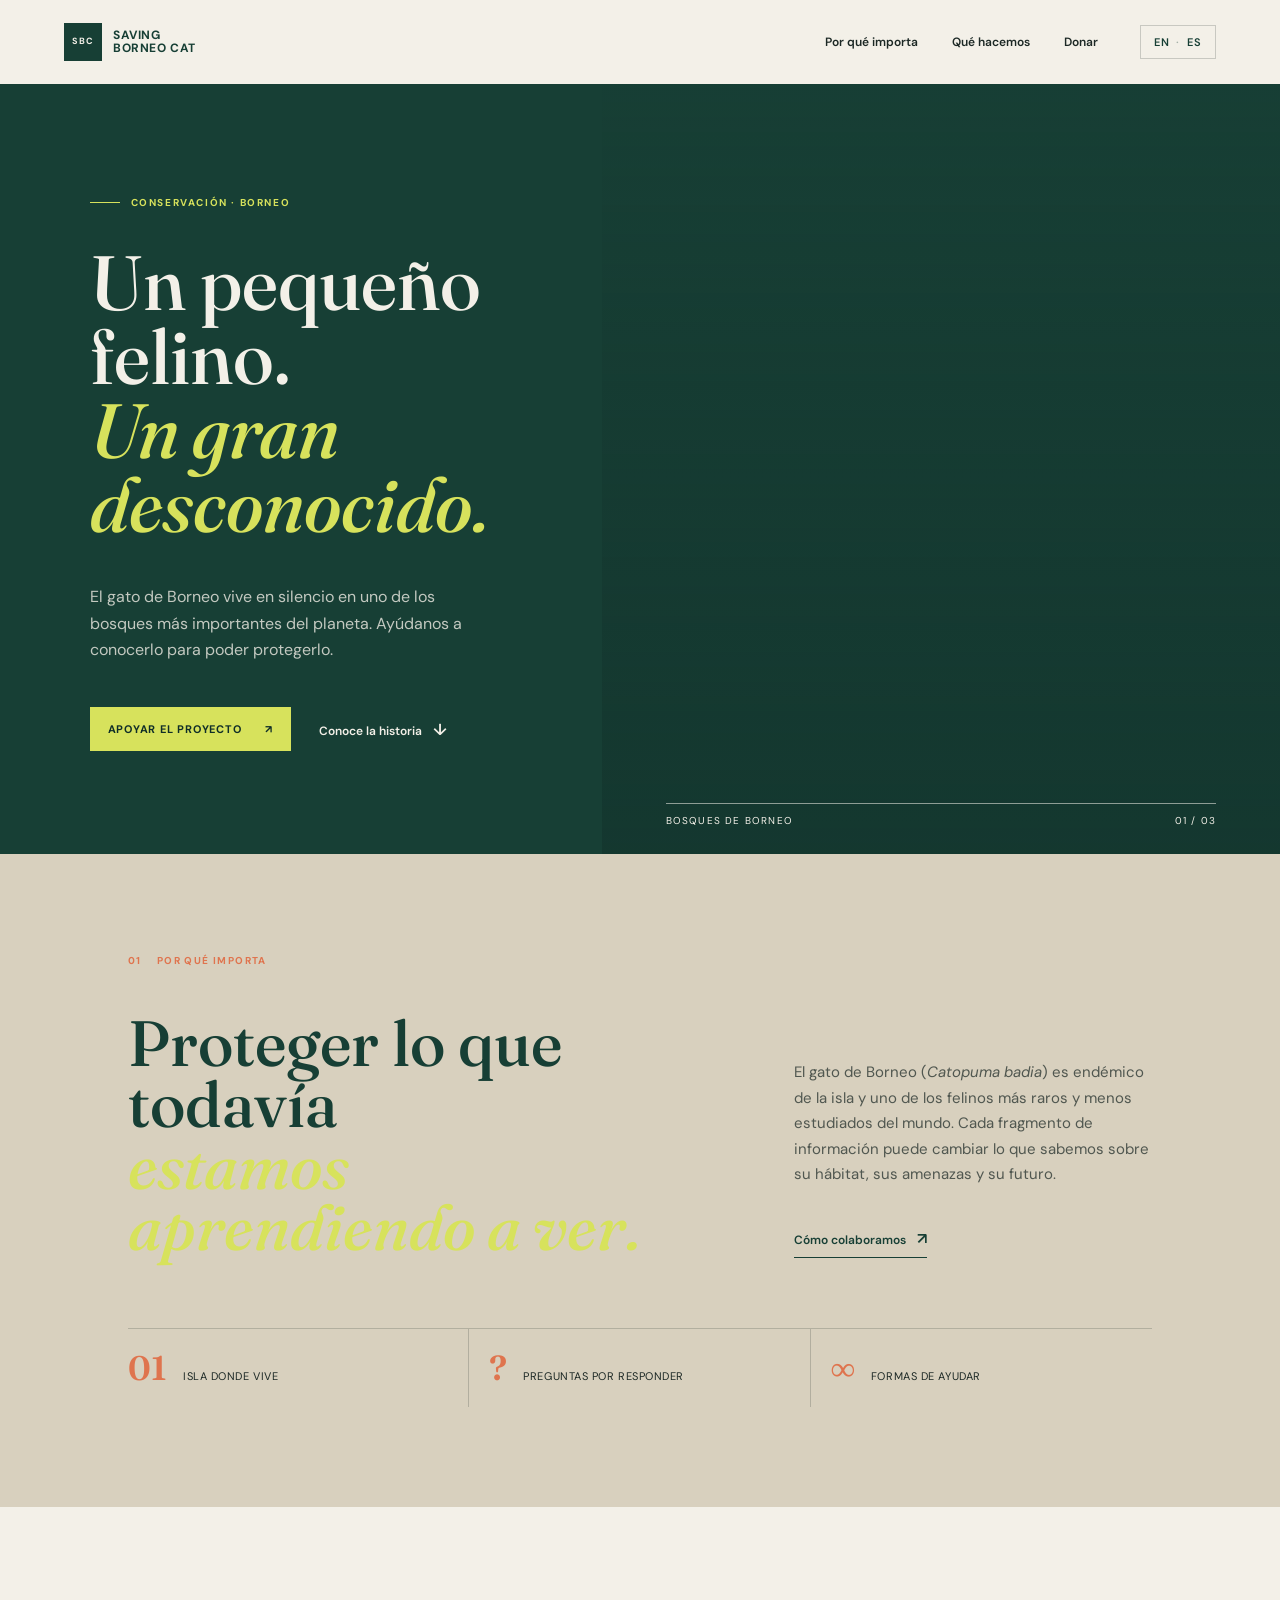
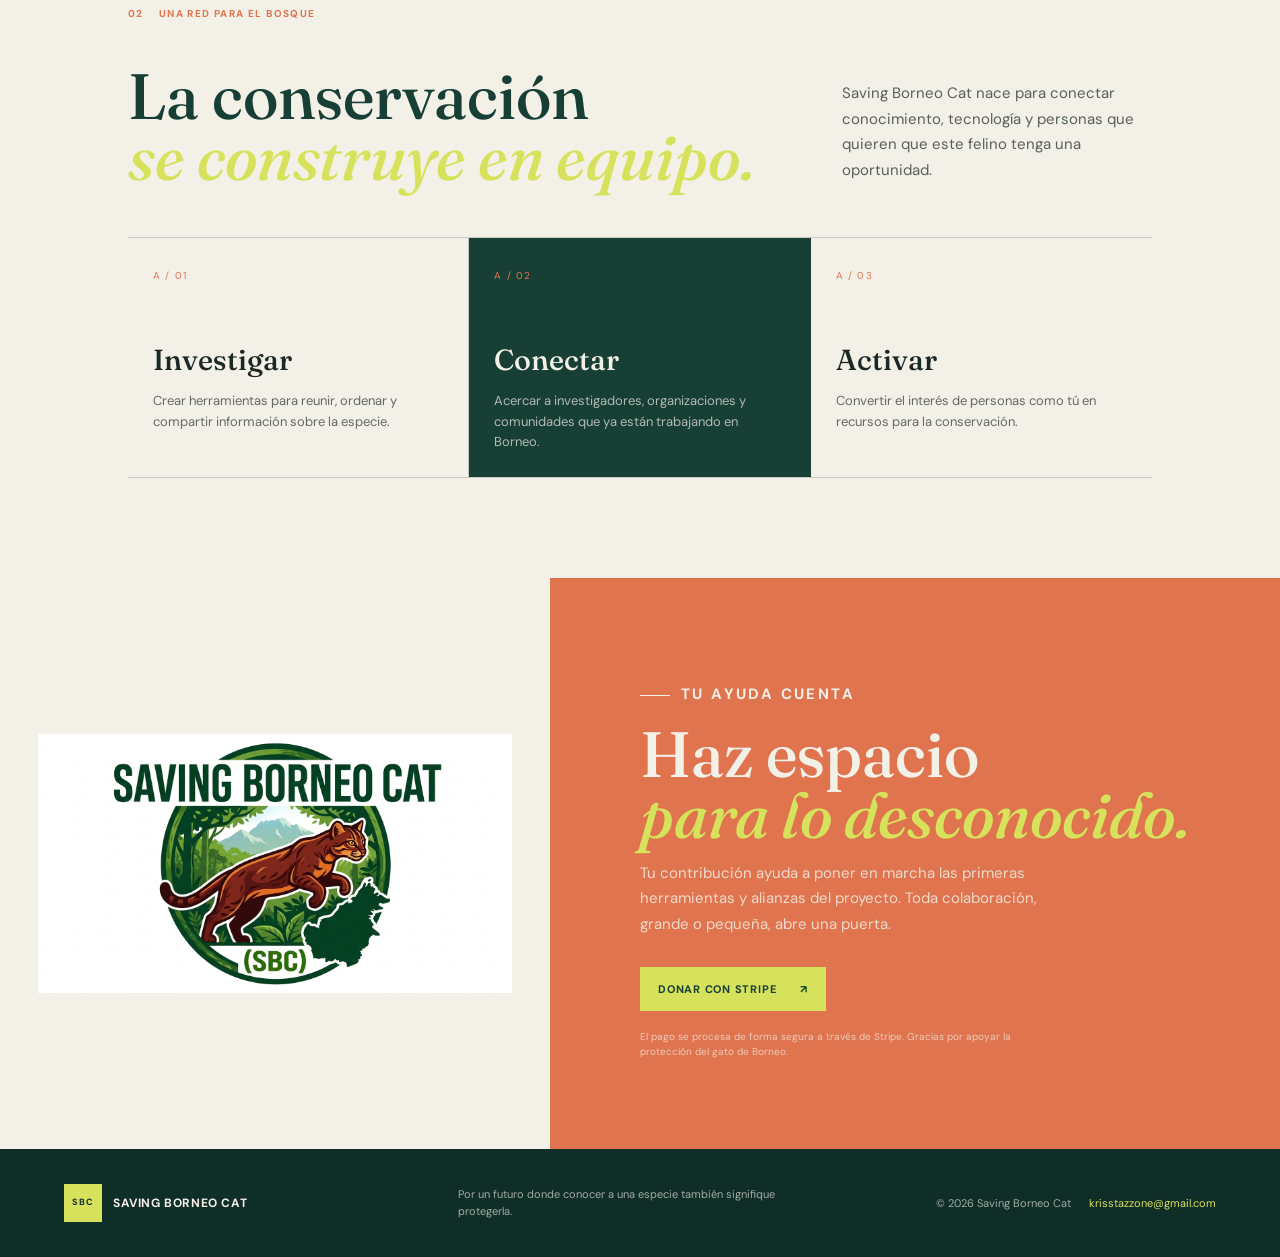
<file: index.html>
<!doctype html>
<html lang="es">
  <head>
    <meta charset="utf-8" />
    <meta name="viewport" content="width=device-width, initial-scale=1" />
    <title>Saving Borneo Cat | Protejamos al gato de Borneo</title>
    <meta name="description" content="Saving Borneo Cat impulsa herramientas y colaboraciones para conocer y proteger al gato de Borneo, uno de los felinos menos estudiados del mundo." />
    <meta name="google-site-verification" content="o-Dhd6yqwHwtNCETrnwEUGeg4pr4RAXlqljVx0JInLE" />
    <link rel="canonical" href="https://thegreycatresearch.github.io/Saving-Borneo-Cat/" />
    <meta name="theme-color" content="#173f35" />
    <meta property="og:title" content="Saving Borneo Cat | Protejamos al gato de Borneo" />
    <meta property="og:description" content="Ayuda a convertir la curiosidad por el gato de Borneo en investigación, colaboración y protección real." />
    <meta property="og:type" content="website" />
    <meta property="og:url" content="https://thegreycatresearch.github.io/Saving-Borneo-Cat/" />
    <meta property="og:image" content="https://images.unsplash.com/photo-1511497584788-876760111969?auto=format&fit=crop&w=1600&q=85" />
    <meta name="twitter:card" content="summary_large_image" />
    <link rel="preconnect" href="https://fonts.googleapis.com" />
    <link rel="preconnect" href="https://fonts.gstatic.com" crossorigin />
    <link href="https://fonts.googleapis.com/css2?family=DM+Sans:wght@400;500;600;700&family=Fraunces:opsz,wght@9..144,500;9..144,600&display=swap" rel="stylesheet" />
    <link rel="stylesheet" href="styles.css" />
  </head>
  <body>
    <header class="site-header">
      <a class="brand" href="#top" aria-label="Saving Borneo Cat, inicio">
        <span class="brand-mark" aria-hidden="true">SBC</span>
        <span>Saving<br />Borneo Cat</span>
      </a>
      <nav class="main-nav" aria-label="Navegación principal">
        <a href="#why" data-i18n="navWhy">Por qué importa</a>
        <a href="#action" data-i18n="navAction">Qué hacemos</a>
        <a href="#donate" data-i18n="navDonate">Donar</a>
      </nav>
      <button class="language-switch" type="button" data-language-toggle aria-label="Cambiar idioma">EN <span>·</span> ES</button>
    </header>

    <main id="top">
      <section class="hero">
        <div class="hero-copy">
          <p class="eyebrow"><span class="eyebrow-line"></span><span data-i18n="eyebrow">Conservación · Borneo</span></p>
          <h1 data-i18n="heroTitle">Un pequeño felino.<br /><em>Un gran desconocido.</em></h1>
          <p class="hero-text" data-i18n="heroText">El gato de Borneo vive en silencio en uno de los bosques más importantes del planeta. Ayúdanos a conocerlo para poder protegerlo.</p>
          <div class="hero-actions">
            <a class="button button-primary" href="#donate" data-i18n="heroCta">Apoyar el proyecto <span aria-hidden="true">↗</span></a>
            <a class="text-link" href="#why" data-i18n="heroLink">Conoce la historia <span aria-hidden="true">↓</span></a>
          </div>
        </div>
        <div class="hero-image" role="img" aria-label="Bosque tropical de Borneo">
          <div class="image-caption"><span data-i18n="imageCaption">Bosques de Borneo</span><span>01 / 03</span></div>
        </div>
      </section>

      <section class="intro-band" id="why">
        <div class="section-label"><span>01</span><span data-i18n="sectionWhy">POR QUÉ IMPORTA</span></div>
        <div class="intro-content">
          <h2 data-i18n="whyTitle">Proteger lo que todavía<br /><em>estamos aprendiendo a ver.</em></h2>
          <div class="intro-detail">
            <p data-i18n="whyText">El gato de Borneo (<i>Catopuma badia</i>) es endémico de la isla y uno de los felinos más raros y menos estudiados del mundo. Cada fragmento de información puede cambiar lo que sabemos sobre su hábitat, sus amenazas y su futuro.</p>
            <a class="arrow-link" href="#action" data-i18n="whyCta">Cómo colaboramos <span aria-hidden="true">↗</span></a>
          </div>
        </div>
        <div class="stats" aria-label="Datos del gato de Borneo">
          <div class="stat"><strong>01</strong><span data-i18n="statOne">isla donde vive</span></div>
          <div class="stat"><strong>?</strong><span data-i18n="statTwo">preguntas por responder</span></div>
          <div class="stat"><strong>∞</strong><span data-i18n="statThree">formas de ayudar</span></div>
        </div>
      </section>

      <section class="action-section" id="action">
        <div class="section-label"><span>02</span><span data-i18n="sectionAction">UNA RED PARA EL BOSQUE</span></div>
        <div class="action-heading"><h2 data-i18n="actionTitle">La conservación<br /><em>se construye en equipo.</em></h2><p data-i18n="actionText">Saving Borneo Cat nace para conectar conocimiento, tecnología y personas que quieren que este felino tenga una oportunidad.</p></div>
        <div class="action-grid">
          <article class="action-card"><span class="card-number">A / 01</span><h3 data-i18n="cardOneTitle">Investigar</h3><p data-i18n="cardOneText">Crear herramientas para reunir, ordenar y compartir información sobre la especie.</p></article>
          <article class="action-card featured"><span class="card-number">A / 02</span><h3 data-i18n="cardTwoTitle">Conectar</h3><p data-i18n="cardTwoText">Acercar a investigadores, organizaciones y comunidades que ya están trabajando en Borneo.</p></article>
          <article class="action-card"><span class="card-number">A / 03</span><h3 data-i18n="cardThreeTitle">Activar</h3><p data-i18n="cardThreeText">Convertir el interés de personas como tú en recursos para la conservación.</p></article>
        </div>
      </section>

      <section class="donate-section" id="donate">
        <div class="donate-art"><img src="Gemini_Generated_Image_z9hvnzz9hvnzz9hv.jpg" alt="Saving Borneo Cat" /></div>
        <div class="donate-content">
          <p class="eyebrow"><span class="eyebrow-line"></span><span data-i18n="donateEyebrow">Tu ayuda cuenta</span></p>
          <h2 data-i18n="donateTitle">Haz espacio<br /><em>para lo desconocido.</em></h2>
          <p data-i18n="donateText">Tu contribución ayuda a poner en marcha las primeras herramientas y alianzas del proyecto. Toda colaboración, grande o pequeña, abre una puerta.</p>
          <a class="button button-light" href="https://buy.stripe.com/test_6oU9ASbbwb7fbrn0H3ds400" target="_blank" rel="noopener noreferrer" data-i18n="donateButton">Donar con Stripe <span aria-hidden="true">↗</span></a>
          <small data-i18n="donateNote">El pago se procesa de forma segura a través de Stripe. Gracias por apoyar la protección del gato de Borneo.</small>
        </div>
      </section>
    </main>

    <footer class="site-footer">
      <div class="footer-brand"><span class="brand-mark" aria-hidden="true">SBC</span><span>Saving Borneo Cat</span></div>
      <p data-i18n="footerText">Por un futuro donde conocer a una especie también signifique protegerla.</p>
      <div class="footer-meta"><span>© 2026 Saving Borneo Cat</span><a href="mailto:krisstazzone@gmail.com">krisstazzone@gmail.com</a></div>
    </footer>
    <script src="script.js"></script>
  </body>
</html>
</file>
<file: styles.css>
:root {
  --forest: #173f35;
  --deep: #102e28;
  --ink: #1c2825;
  --paper: #f3f0e8;
  --warm: #d8d0be;
  --lime: #d7e25c;
  --orange: #df744e;
  --line: rgba(28, 40, 37, .2);
  --sans: "DM Sans", sans-serif;
  --display: "Fraunces", serif;
}

* { box-sizing: border-box; }
html { scroll-behavior: smooth; }
body { margin: 0; color: var(--ink); background: var(--paper); font-family: var(--sans); }
a { color: inherit; text-decoration: none; }
.site-header { height: 84px; display: flex; align-items: center; justify-content: space-between; padding: 0 5vw; background: var(--paper); }
.brand, .footer-brand { display: flex; align-items: center; gap: 11px; color: var(--forest); font-size: 12px; font-weight: 700; letter-spacing: .05em; line-height: 1.05; text-transform: uppercase; }
.brand-mark { display: grid; place-items: center; width: 38px; height: 38px; color: var(--paper); background: var(--forest); font-size: 9px; letter-spacing: .08em; }
.main-nav { display: flex; gap: 34px; margin-left: auto; margin-right: 42px; font-size: 12px; font-weight: 600; }
.main-nav a:hover, .text-link:hover, .arrow-link:hover { color: var(--orange); }
.language-switch { border: 1px solid var(--line); background: transparent; padding: 9px 13px; color: var(--forest); cursor: pointer; font: 600 11px var(--sans); letter-spacing: .08em; }
.language-switch span { opacity: .35; padding: 0 3px; }
.hero { display: grid; grid-template-columns: 47% 53%; min-height: 650px; background: var(--forest); color: var(--paper); }
.hero-copy { display: flex; flex-direction: column; justify-content: center; padding: 8vw 7vw; }
.eyebrow { align-items: center; display: flex; gap: 11px; color: var(--lime); font-size: 10px; font-weight: 700; letter-spacing: .16em; text-transform: uppercase; }
.eyebrow-line { display: inline-block; width: 30px; border-top: 1px solid currentColor; }
h1, h2 { margin: 0; font-family: var(--display); font-weight: 500; letter-spacing: 0; line-height: .96; }
h1 { max-width: 600px; font-size: clamp(48px, 6vw, 86px); margin: 27px 0; }
h1 em, h2 em { color: var(--lime); font-style: italic; }
.hero-text { max-width: 390px; color: rgba(243,240,232,.78); font-size: 16px; line-height: 1.65; }
.hero-actions { display: flex; align-items: center; gap: 28px; margin-top: 28px; }
.button { display: inline-flex; align-items: center; gap: 24px; padding: 15px 18px; font-size: 11px; font-weight: 700; letter-spacing: .07em; text-transform: uppercase; transition: transform .2s, background .2s; }
.button:hover { transform: translateY(-2px); }
.button-primary { color: var(--deep); background: var(--lime); }
.text-link, .arrow-link { font-size: 12px; font-weight: 600; }
.text-link span, .arrow-link span { padding-left: 8px; font-size: 16px; }
.hero-image { position: relative; min-height: 500px; background: linear-gradient(180deg, rgba(16,46,40,.04), rgba(16,46,40,.45)), url("https://images.unsplash.com/photo-1511497584788-876760111969?auto=format&fit=crop&w=1600&q=85") center/cover; }
.image-caption { position: absolute; right: 5vw; bottom: 27px; left: 5vw; display: flex; justify-content: space-between; border-top: 1px solid rgba(243,240,232,.55); padding-top: 10px; color: var(--paper); font-size: 10px; letter-spacing: .12em; text-transform: uppercase; }
.intro-band, .action-section { padding: 100px 10vw; }
.intro-band { background: var(--warm); }
.section-label { display: flex; gap: 15px; color: var(--orange); font-size: 10px; font-weight: 700; letter-spacing: .14em; }
.intro-content { display: grid; grid-template-columns: 1.2fr .8fr; gap: 10vw; margin: 45px 0 70px; }
h2 { font-size: clamp(38px, 5vw, 68px); color: var(--forest); }
.intro-detail { align-self: end; max-width: 400px; }
.intro-detail p, .action-heading p, .donate-content > p { color: rgba(28,40,37,.72); font-size: 15px; line-height: 1.7; }
.arrow-link { display: inline-block; margin-top: 25px; color: var(--forest); border-bottom: 1px solid var(--forest); padding-bottom: 8px; }
.stats { display: grid; grid-template-columns: repeat(3, 1fr); border-top: 1px solid var(--line); }
.stat { display: flex; align-items: baseline; gap: 16px; padding: 18px 0; border-right: 1px solid var(--line); }
.stat:not(:first-child) { padding-left: 20px; }
.stat:last-child { border-right: 0; }
.stat strong { color: var(--orange); font: 600 34px var(--display); }
.stat span { font-size: 11px; letter-spacing: .05em; text-transform: uppercase; }
.action-section { background: var(--paper); }
.action-heading { display: flex; align-items: end; justify-content: space-between; gap: 50px; margin: 45px 0 50px; }
.action-heading p { max-width: 310px; margin: 0 0 4px; }
.action-grid { display: grid; grid-template-columns: repeat(3, 1fr); border-top: 1px solid var(--line); border-bottom: 1px solid var(--line); }
.action-card { min-height: 235px; padding: 25px; border-right: 1px solid var(--line); }
.action-card:last-child { border: 0; }
.action-card.featured { background: var(--forest); color: var(--paper); }
.card-number { color: var(--orange); font-size: 10px; letter-spacing: .12em; }
.action-card h3 { margin: 58px 0 14px; font: 500 29px var(--display); }
.action-card p { max-width: 270px; margin: 0; color: rgba(28,40,37,.67); font-size: 13px; line-height: 1.55; }
.featured p { color: rgba(243,240,232,.7); }
.donate-section { display: grid; grid-template-columns: 43% 57%; min-height: 570px; background: var(--orange); }
.donate-art { display: flex; align-items: center; justify-content: center; padding: 3vw; background: var(--paper); }
.donate-art img { display: block; width: 100%; height: 100%; max-height: 470px; object-fit: contain; }
.donate-content { display: flex; flex-direction: column; justify-content: center; padding: 7vw; }
.donate-content .eyebrow { color: var(--paper); }
.donate-content h2 { color: var(--paper); }
.donate-content h2 em { color: var(--lime); }
.donate-content > p { max-width: 410px; color: rgba(243,240,232,.82); }
.button-light { align-self: flex-start; margin-top: 15px; color: var(--forest); background: var(--lime); }
.donate-content small { display: block; max-width: 390px; margin-top: 18px; color: rgba(243,240,232,.7); font-size: 10px; line-height: 1.5; }
.site-footer { display: grid; grid-template-columns: 1fr 1fr 1fr; align-items: center; gap: 30px; padding: 35px 5vw; color: var(--paper); background: var(--deep); }
.footer-brand { color: var(--paper); }
.footer-brand .brand-mark { color: var(--deep); background: var(--lime); }
.site-footer p, .footer-meta { margin: 0; color: rgba(243,240,232,.65); font-size: 11px; line-height: 1.5; }
.footer-meta { display: flex; justify-content: end; gap: 18px; }
.footer-meta a { color: var(--lime); }

@media (max-width: 760px) {
  .site-header { height: 72px; padding: 0 22px; }
  .main-nav { display: none; }
  .language-switch { margin-left: auto; }
  .hero { display: flex; flex-direction: column; }
  .hero-copy { min-height: 550px; padding: 60px 26px; }
  .hero-image { min-height: 300px; }
  .intro-band, .action-section { padding: 70px 26px; }
  .intro-content, .action-heading { display: block; margin: 35px 0 45px; }
  .intro-detail { margin-top: 34px; }
  .stats { grid-template-columns: 1fr; }
  .stat, .stat:not(:first-child) { padding: 15px 0; border-right: 0; border-bottom: 1px solid var(--line); }
  .stat:last-child { border-bottom: 0; }
  .action-heading p { margin-top: 28px; }
  .action-grid { grid-template-columns: 1fr; }
  .action-card { min-height: 190px; border-right: 0; border-bottom: 1px solid var(--line); }
  .action-card h3 { margin-top: 35px; }
  .donate-section { grid-template-columns: 1fr; }
  .donate-art { min-height: 300px; }
  .donate-content { padding: 60px 26px; }
  .site-footer { grid-template-columns: 1fr; padding: 35px 26px; }
  .footer-meta { justify-content: start; flex-wrap: wrap; }
}
</file>
